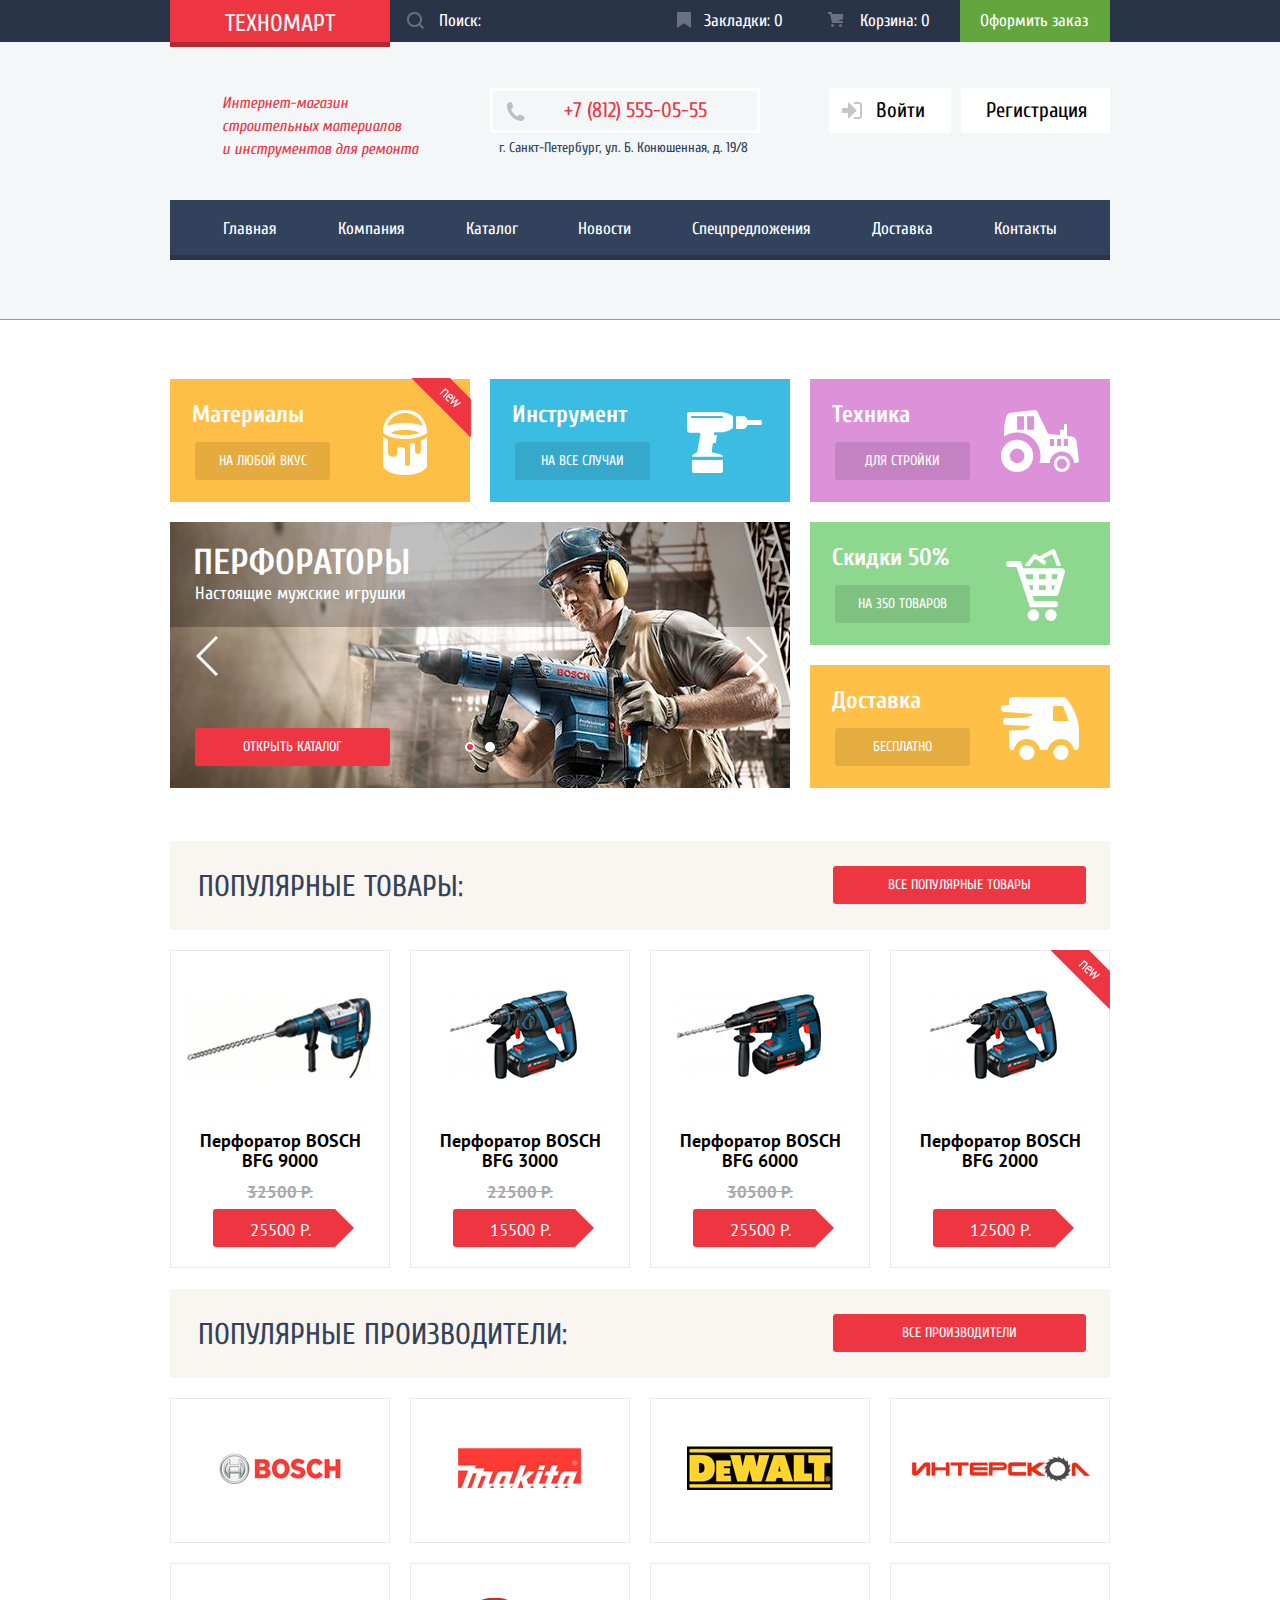
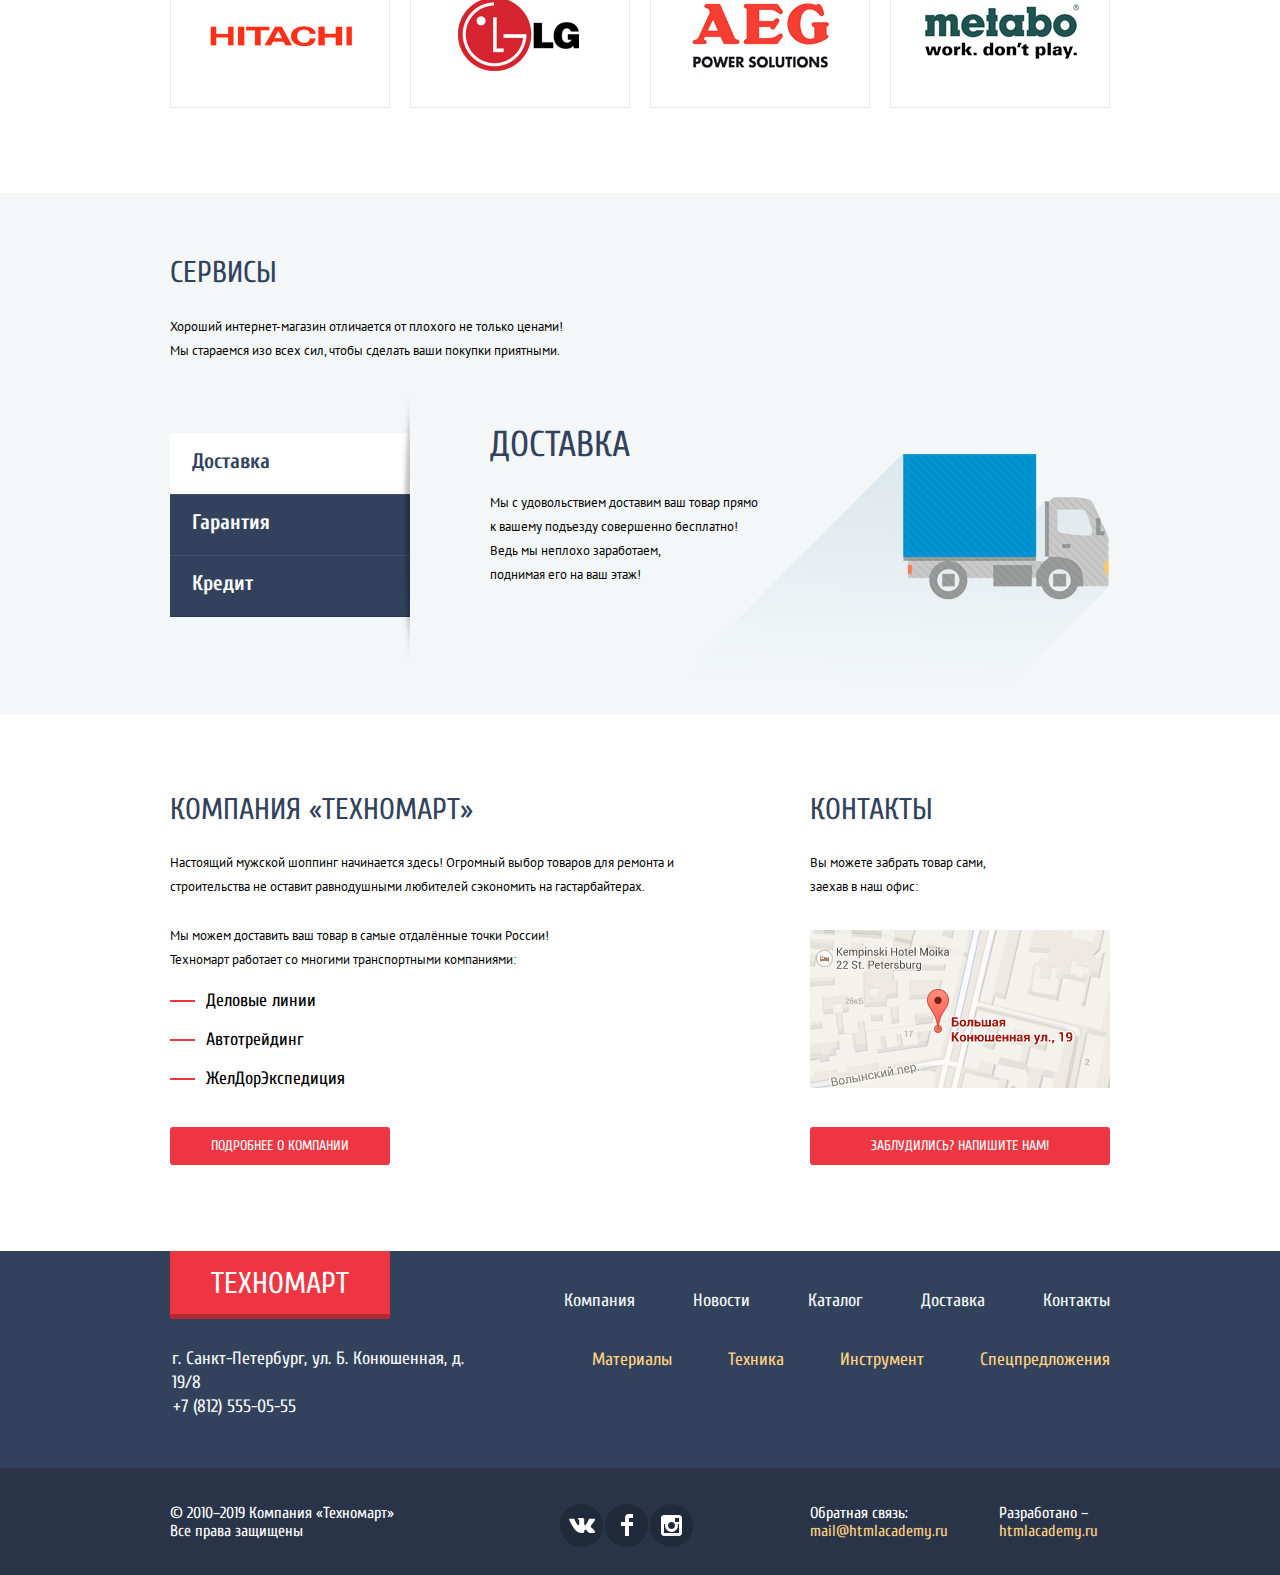
<file: index.html>
<!DOCTYPE html>
<html lang="ru">
  <head>
    <meta charset="utf-8">
    <meta name="viewport" content="width=device-width, initial-scale=1.0">
    <title>Техномарт</title>
    <link href="https://fonts.googleapis.com/css?family=Cuprum:400,400i,700,700i%7CPT+Sans:400,700&amp;subset=cyrillic" rel="stylesheet">
    <link href="css/normalize.css" rel="stylesheet">
    <link href="css/style-min.css" rel="stylesheet">
    
  </head>
  <body>
    <header class="main-header">
      <div class="header-top">
        <div class="container header-top-wrapper">
          <a class="logo-header">Техномарт</a>
          <form class="form-search" action="#" method="post">
            <input type="search" name="search" id="search" placeholder="Поиск:">
            <label class="search-label" for="search"></label>
          </form>
          <a class="bookmarks" href="#">Закладки: 0</a>
          <a class="cart" href="#">Корзина: 0</a>
          <a class="order" href="#">Оформить заказ</a>
        </div>
      </div>

      <div class="container">
        <div class="header-center">
          <h1 class="title-description">Интернет-магазин строительных материалов и&nbsp;инструментов для ремонта</h1>
          <div class="header-contacts">
            <a class="phone-number" href="tel:+78125550555">+7 (812) 555-05-55</a>
            <p class="address">г. Санкт-Петербург, ул. Б. Конюшенная, д. 19/8</p>
          </div>
          <ul class="user-info">
            <li><a class="login" href="#">Войти</a></li>
            <li><a class="registration" href="#">Регистрация</a></li>
          </ul>
        </div>

        <nav class="navigation">
          <ul class="site-navigation">
            <li><a href="index.html">Главная</a></li>
            <li><a href="#">Компания</a></li>
            <li><a href="catalog.html">Каталог</a></li>
            <li><a href="#">Новости</a></li>
            <li><a href="#">Спецпредложения</a></li>
            <li><a href="#">Доставка</a></li>
            <li><a href="#">Контакты</a></li>
          </ul>
        </nav>
      </div>
    </header>

    <main>
      <div class="container">
        <section class="promo">
          <div class="promo-top">
            <div class="promo-block promo-block-materials flag flag-new">
              <p class="promo-block-title">Материалы</p>
              <a class="promo-btn" href="#">На любой вкус</a>
            </div>
            <div class="promo-block promo-block-tools">
              <p class="promo-block-title">Инструмент</p>
              <a class="promo-btn" href="#">На все случаи</a>
            </div>
            <div class="promo-block promo-block-technics">
              <p class="promo-block-title">Техника</p>
              <a class="promo-btn" href="#">Для стройки</a>
            </div>
          </div>

          <div class="promo-bottom">
            <div class="promo-slider">
              <input type="radio" id="promo-btn-1" name="toggle-1" checked>
              <input type="radio" id="promo-btn-2" name="toggle-1">
              <label for="promo-btn-1" class="slider-left-btn"></label>
              <label for="promo-btn-2" class="slider-right-btn"></label>
              <div class="slider-controls">
                <label for="promo-btn-1"></label>
                <label for="promo-btn-2"></label>
              </div>
              <div class="promo-slider-inner">
                <div class="promo-slide-first">
                  <p class="promo-slider-title">Перфораторы</p>
                  <span class="promo-slider-description">Настоящие мужские игрушки</span>
                  <a class="btn promo-slider-btn" href="catalog.html">Открыть каталог</a>
                </div>
                <div class="promo-slide-second">
                  <p class="promo-slider-title">Дрели</p>
                  <span class="promo-slider-description">Соседям на радость!</span>
                  <a class="btn promo-slider-btn" href="catalog.html">Открыть каталог</a>
                </div>  
              </div>
            </div>
            <div class="promo-left">
              <div class="promo-block promo-block-discounts">
                <p class="promo-block-title">Скидки 50%</p>
                <a class="promo-btn" href="#">На 350 товаров</a>
              </div> 
              <div class="promo-block promo-block-delivery">
                <p class="promo-block-title">Доставка</p>
                <a class="promo-btn" href="#">Бесплатно</a>
              </div>
            </div>
          </div>
        </section>

        <section class="popular-goods">
          <div class="popular">
            <h2 class="title-second">Популярные товары:</h2>
            <a class="btn popular-btn" href="#">Все популярные товары</a>
          </div>

          <div class="products-list">
            <article class="product">
              <div class="product-image">
                <img src="img/bfg-9000.png" width="218" height="170" alt="Перфоратор BOSCH BFG 9000">
              </div>
              <h3 class="product-title">Перфоратор BOSCH BFG 9000</h3>
              <span class="product-old-price">32500 Р.</span>
              <a class="product-btn" href="#">25500 Р.</a>
              <div class="product-overlay">
                <a class="product-buy cart-link" href="purchase.html">Купить</a>
                <a class="product-bookmark" href="#">В закладки</a>
              </div>
            </article>

            <article class="product">
              <div class="product-image">
                <img src="img/bfg-3000.png" width="218" height="170" alt="Перфоратор BOSCH BFG 3000">
              </div>
              <h3 class="product-title">Перфоратор BOSCH BFG 3000</h3>
              <span class="product-old-price">22500 Р.</span>
              <a class="product-btn" href="#">15500 Р.</a>
              <div class="product-overlay">
                <a class="product-buy cart-link" href="purchase.html">Купить</a>
                <a class="product-bookmark" href="#">В закладки</a>
              </div>
            </article>

            <article class="product">
              <div class="product-image">
                <img src="img/bfg-6000.png" width="218" height="170" alt="Перфоратор BOSCH BFG 6000">
              </div>
              <h3 class="product-title">Перфоратор BOSCH BFG 6000</h3>
              <span class="product-old-price">30500 Р.</span>
              <a class="product-btn" href="#">25500 Р.</a>
              <div class="product-overlay">
                <a class="product-buy cart-link" href="purchase.html">Купить</a>
                <a class="product-bookmark" href="#">В закладки</a>
              </div>
            </article>

            <article class="product flag flag-new">
              <div class="product-image">
                <img src="img/bfg-2000.png" width="218" height="170" alt="Перфоратор BOSCH BFG 2000">
              </div>
              <h3 class="product-title">Перфоратор BOSCH BFG 2000</h3>
              <a class="product-btn no-discount" href="#">12500 Р.</a>
              <div class="product-overlay">
                <a class="product-buy cart-link" href="purchase.html">Купить</a>
                <a class="product-bookmark" href="#">В закладки</a>
              </div>
            </article>
          </div>
        </section>

        <section class="popular-producers">
          <div class="popular">
            <h2 class="title-second">Популярные производители:</h2>
            <a class="btn popular-btn" href="#">Все производители</a>
          </div>
          <article class="producers">
            <a class="producers-img" href="#"><img src="img/bosch.png" width="220" height="145" alt="BOSCH"></a>
            <a class="producers-img" href="#"><img src="img/makita.png" width="220" height="145" alt="Makita"></a>
            <a class="producers-img" href="#"><img src="img/dewalt.png" width="220" height="145" alt="DeWalt"></a>
            <a class="producers-img" href="#"><img src="img/interskol.png" width="220" height="145" alt="Интерскол"></a>
            <a class="producers-img" href="#"><img src="img/hitachi.png" width="220" height="145" alt="Hitachi"></a>
            <a class="producers-img" href="#"><img src="img/lg.png" width="220" height="145" alt="LG"></a>
            <a class="producers-img" href="#"><img src="img/aeg.png" width="220" height="145" alt="AEG"></a>
            <a class="producers-img" href="#"><img src="img/metabo.png" width="220" height="145" alt="Metabo"></a>
          </article>
        </section>
      </div>  

      <section class="service">
        <div class="container">
          <h2 class="title-second">Сервисы</h2>
          <p class="service-description">Хороший интернет-магазин отличается от плохого не только ценами! Мы стараемся изо всех сил, чтобы сделать ваши покупки приятными.</p>
          <div class="service-slider">
            <div class="service-slider-menu">
              <input type="radio" id="service-btn-1" name="toggle-3" checked>
              <input type="radio" id="service-btn-2" name="toggle-3">
              <input type="radio" id="service-btn-3" name="toggle-3">
              <div class="radio-label">
                <label for="service-btn-1">Доставка</label>
                <label for="service-btn-2">Гарантия</label>
                <label for="service-btn-3">Кредит</label>
              </div>
              <div class="service-sliders-content">
                <div class="sliders-content-delivery">
                  <p class="service-sliders-title">Доставка</p>
                  <p class="slider-delivery">Мы с удовольствием доставим ваш товар прямо<br>
                  к вашему подъезду совершенно бесплатно!
                  Ведь мы неплохо заработаем,<br>
                  поднимая его на ваш этаж!</p>
                </div>
                <div class="sliders-content-guarantee">
                  <p class="service-sliders-title">Гарантия</p>
                  <p class="service-guarantee">Если купленный у нас товар поломается или заискрит,<br>
                  а также в случае пожара, спровоцированного его возгоранием, вы всегда можете быть уверены в нашей гарантии. Мы обменяем
                  сгоревший товар на новый.<br>
                  Дом уж восстановите как-нибудь сами.</p>
                </div>
                <div class="sliders-content-credit">
                  <p class="service-sliders-title">Кредит</p>
                  <p class="service-credit">Залезть в долговую яму стало проще!<br>
                  Кредитные консультанты придут вам на помощь.</p>
                  <a class="btn service-slider-btn" href="#">Отправить заявку</a>
                </div>
              </div>
            </div>  
          </div>
        </div>  
      </section>

      <div class="container"> 
        <div class="company-contacts">
          <section class="about-us">
            <h2 class="title-second">Компания «ТЕХНОМАРТ»</h2>
            <p class="company-contacts-description-1">Настоящий мужской шоппинг начинается здесь! Огромный выбор товаров для ремонта и строительства не оставит равнодушными любителей сэкономить на гастарбайтерах.</p>
            <p class="company-contacts-description-2">Мы можем доставить ваш товар в самые отдалённые точки России!</p>
            <p class="company-contacts-description-2">Техномарт работает со многими транспортными компаниями:</p>
            <ul class="delivery-companies">
              <li>Деловые линии</li>
              <li>Автотрейдинг</li>
              <li>ЖелДорЭкспедиция</li>
            </ul>
            <a class="btn about-us-btn" href="#">Подробнее о компании</a>
          </section>

          <section class="contacts">
            <h2 class="title-second">Контакты</h2>
            <p class="company-contacts-description-3">Вы можете забрать товар сами, заехав в наш офис:</p>
            <div class="map-img">
              <a class="map button-map" href="img/map-big.png" target="blank">
                <img src="img/map.png" width="300" height="158" alt="Офис компании по адресу г. Санкт-Петербург, ул. Б.Конюшенная, д. 19/8">
              </a>
            </div>
            <a href="writeus.html" class="btn contacts-btn">Заблудились? Напишите нам!</a>
          </section>
        </div>
      </div>   
    </main>

    <footer class="main-footer">
      <div class="footer-top">
        <div class="container footer-wrapper">
          <div class="footer-contact-left">
            <a class="logo-footer" href="index.html">Техномарт</a>
            <p class="address-footer">г. Санкт-Петербург, ул. Б. Конюшенная, д. 19/8</p>
            <a class="phone-footer" href="tel:+78125550555">+7 (812) 555-05-55</a>
          </div>
          <div class="footer-contact-right">
            <div class="footer-contact-top"> 
              <ul class="footer-site-navigation">
                <li><a href="#">Компания</a></li>
                <li><a href="#">Новости</a></li>
                <li><a href="catalog.html">Каталог</a></li>
                <li><a href="#">Доставка</a></li>
                <li><a href="#">Контакты</a></li>
              </ul>
            </div>
            <div class="footer-contact-bottom">
              <ul class="footer-site-navigation">
                <li><a class="yellow-text" href="#">Материалы</a></li>
                <li><a class="yellow-text" href="#">Техника</a></li>
                <li><a class="yellow-text" href="#">Инструмент</a></li>
                <li><a class="yellow-text" href="#">Спецпредложения</a></li>
              </ul>
            </div>
          </div>
        </div>
      </div> 

      <div class="footer-bottom">
        <div class="container footer-wrapper">
          <p class="footer-contacts copyright">&copy; 2010–2019 Компания «Техномарт» Все права защищены</p>
          <div class="footer-social">
            <ul>
              <li>
                <a class="social-btn" href="#">
                  <span class="visually-hidden">«Техномарт» Вконтакте</span>
                  <svg xmlns="http://www.w3.org/2000/svg" width="26" height="15" viewBox="0 0 26 15">
                    <path fill="#FFF" d="M16.138 11.51c.956-.309 2.18 2.04 3.483 2.939.978.681 1.727.534 1.727.534l3.473-.05s1.815-.112.957-1.554c-.071-.12-.503-1.069-2.585-3.022-2.177-2.043-1.882-1.712.739-5.244 1.597-2.153 2.236-3.468 2.036-4.028-.192-.539-1.365-.399-1.365-.399L20.69.713c-.381.001-.704.119-.851.515-.003.004-.621 1.666-1.445 3.079-1.741 2.989-2.436 3.148-2.724 2.961-.661-.433-.494-1.737-.494-2.664 0-2.897.432-4.105-.846-4.417-.427-.104-.739-.172-1.828-.182-1.392-.021-2.574 0-3.244.329-.445.223-.786.712-.579.74.26.035.843.16 1.155.586.401.552.389 1.789.389 1.789s.229 3.411-.54 3.834c-.528.29-1.25-.302-2.803-3.016-.793-1.388-1.392-2.922-1.392-2.922s-.116-.285-.326-.441c-.25-.185-.6-.244-.6-.244L.848.684S.29.7.085.946c-.182.218-.015.668-.015.668s2.909 6.881 6.203 10.347c3.02 3.182 6.452 2.971 6.452 2.971h1.555s.469-.054.709-.312c.224-.24.214-.691.214-.691s-.031-2.109.935-2.419z"/>
                  </svg>
                </a>
              </li>
              <li>
                <a class="social-btn" href="#">
                  <span class="visually-hidden">«Техномарт» в Фейсбук</span>
                  <svg xmlns="http://www.w3.org/2000/svg" width="12" height="22" viewBox="0 0 12 22">
                    <path fill="#FFF" d="M12 4V0H8a4 4 0 0 0-4 4v4H0v4h4v10h4V12h4V8H8V4h4z"/>
                  </svg>
                </a>
              </li>
              <li>
                <a class="social-btn" href="#">
                  <span class="visually-hidden">«Техномарт» в Инстаграм</span>
                  <svg xmlns="http://www.w3.org/2000/svg" width="21" height="21" viewBox="0 0 21 21">
                    <path fill="#FFF" d="M18 0H3C1.35 0 0 1.35 0 3v15c0 1.65 1.35 3 3 3h15c1.65 0 3-1.35 3-3V3c0-1.65-1.35-3-3-3zm-7.5 7c1.93 0 3.5 1.57 3.5 3.5S12.43 14 10.5 14 7 12.43 7 10.5 8.57 7 10.5 7zM18 18H3V9h1.181A6.504 6.504 0 0 0 4 10.5a6.5 6.5 0 1 0 13 0 6.45 6.45 0 0 0-.181-1.5H18v9zm0-11h-4V3h4v4z"/>
                  </svg>
                </a>
              </li>
            </ul>
          </div>
          <p class="footer-contacts mailto">Обратная связь:
            <a class="yellow-text" href="mailto:mail@htmlacademy.ru">mail@htmlacademy.ru</a>
          </p>
          <p class="footer-contacts feedback">Разработано –
            <a class="yellow-text" href="https://htmlacademy.ru/intensive/htmlcss">htmlacademy.ru</a>
          </p>
        </div>
      </div>
    </footer>

    <section class="modal modal-map">
      <h2 class="visually-hidden title-second">Как нас найти</h2>
      <iframe src="https://www.google.com/maps/embed?pb=!1m18!1m12!1m3!1d1998.6036253002912!2d30.320858715826557!3d59.938719169054494!2m3!1f0!2f0!3f0!3m2!1i1024!2i768!4f13.1!3m3!1m2!1s0x4696310fca145cc1%3A0x42b32648d8238007!2z0JHQvtC70YzRiNCw0Y8g0JrQvtC90Y7RiNC10L3QvdCw0Y8g0YPQuy4sIDE5LzgsINCh0LDQvdC60YIt0J_QtdGC0LXRgNCx0YPRgNCzLCAxOTExODY!5e0!3m2!1sru!2sru!4v1550844353752" width="943" height="449" style="border:0" allowfullscreen></iframe>
      <button class="modal-close" type="button">Закрыть</button>
    </section>

    <section class="modal modal-write-us">
      <h2 class="visually-hidden title-second">Форма обратной связи</h2>
      <form class="write" action="#" method="post">
        <div class="message">
          <div class="write-us-top">
            <div class="write-us-name">
              <label for="your-name">Ваше имя:</label>
              <input type="text" id="your-name" name="name-surname" placeholder="Имя Фамилия">
            </div>
            <div class="write-us-mail"> 
              <label for="your-email">Ваш e-mail:</label>
              <input type="email" id="your-email" name="e-mail" placeholder="email@example.com">
            </div>
          </div>  
          <div class="write-us-bottom"> 
            <label for="your-message">Текст письма:</label>
            <textarea class="your-text" id="your-message" placeholder="В свободной форме"></textarea>
          </div>
        </div>
        <div class="send-btn">
          <button class="btn write-us-btn" type="submit" value="Отправить">Отправить</button>
        </div>  
        <button class="modal-close" type="button">Закрыть</button>
      </form>
    </section>

    <section class="modal modal-cart">
      <h2 class="visually-hidden title-second">Добавление товаров в корзину</h2>
      <p class="modal-cart-description">Товар добавлен в корзину!</p>
      <div class="modal-cart-btn">
        <a class="btn cart-order-btn" href="#">Оформить заказ</a>
        <a class="btn cart-buy-btn" href="#">Продолжить покупки</a>
      </div>
      <button class="modal-close" type="button">Закрыть</button>
    </section>
    <script src="js/script-min.js"></script>
  </body>
</html>
</file>
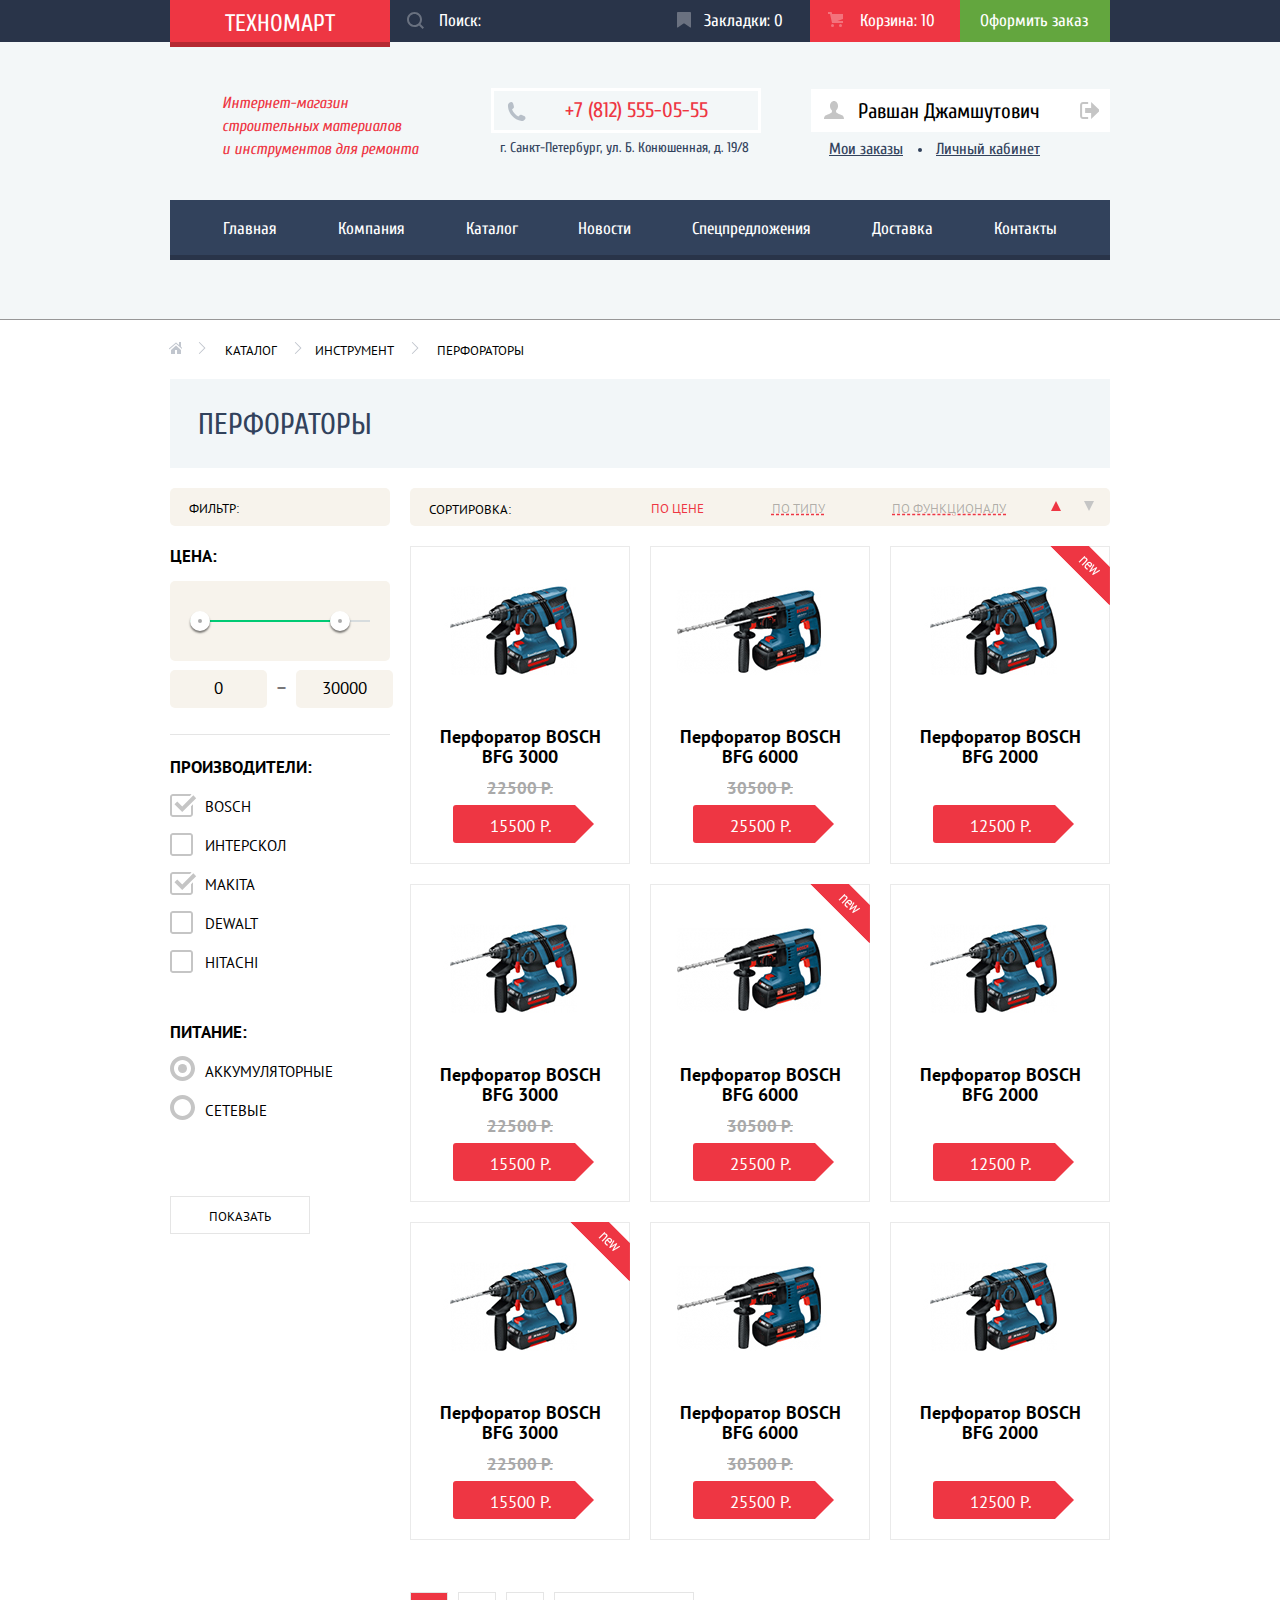
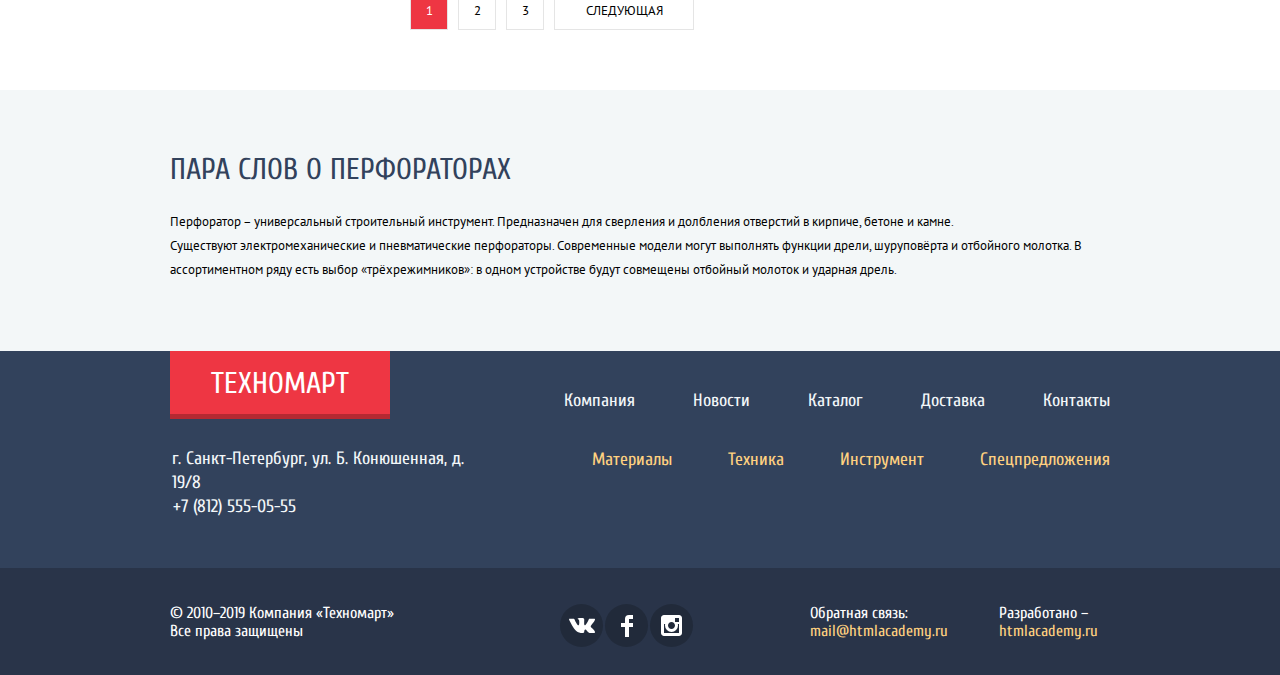
<file: catalog.html>
<!DOCTYPE html>
<html lang="ru">
  <head>
    <meta charset="utf-8">
    <meta name="viewport" content="width=device-width, initial-scale=1.0">
    <title>Каталог</title>
    <link href="https://fonts.googleapis.com/css?family=Cuprum:400,400i,700,700i%7CPT+Sans:400,700&amp;subset=cyrillic" rel="stylesheet">
    <link href="css/normalize.css" rel="stylesheet">
    <link href="css/style-min.css" rel="stylesheet">
  </head>
  <body>
    <header class="main-header">
      <div class="header-top">
        <div class="container header-top-wrapper">
          <a class="logo-header" href="index.html">Техномарт</a>
          <form class="form-search" action="#" method="post">
            <input type="search" name="search" id="search" placeholder="Поиск:">
            <label class="search-label" for="search"></label>
          </form>
          <a class="bookmarks" href="#">Закладки: 0</a>
          <a class="cart catalog-cart" href="#">Корзина: 10</a>
          <a class="order" href="#">Оформить заказ</a>
        </div>
      </div>
    
      <div class="container">
        <div class="header-center">
          <h1 class="title-description">Интернет-магазин строительных материалов и&nbsp;инструментов для ремонта</h1>
          <div class="header-contacts">
            <a class="phone-number" href="tel:+78125550555">+7 (812) 555-05-55</a>
            <p class="address">г. Санкт-Петербург, ул. Б. Конюшенная, д. 19/8</p>
          </div>
          <div class="user-corner">
            <a class="my-account" href="#">Равшан Джамшутович</a>
            <a class="logout" href="#"></a>
            <div class="profile">
              <a class="orders" href="#">Мои заказы</a>
              <a class="my-profile" href="#">Личный кабинет</a>
            </div>
        </div>
        </div>
    
        <nav class="navigation">
          <ul class="site-navigation">
            <li><a href="index.html">Главная</a></li>
            <li><a href="#">Компания</a></li>
            <li><a href="catalog.html">Каталог</a></li>
            <li><a href="#">Новости</a></li>
            <li><a href="#">Спецпредложения</a></li>
            <li><a href="#">Доставка</a></li>
            <li><a href="#">Контакты</a></li>
          </ul>
        </nav>
      </div>
    </header>

    <main>
      <div class="container">
        <div class="breadcrumbs">
          <a class="main-page" href="index.html"></a>
          <a class="catalog-page" href="catalog.html">Каталог</a>
          <a class="tool-page" href="#">Инструмент</a>
          <span class="current-page">Перфораторы</span>
        </div>

        <div class="perforators-background">
          <h2 class="title-second">Перфораторы</h2>
        </div>  
        <section class="catalog">
          <div class="catalog-sidebar">
            <p class="sidebar-title">Фильтр:</p>
            <h2 class="visually-hidden title-second">Фильтр товаров</h2>
            <form class="catalog-filter" action="#" method="post">
              <section class="cost-range">
                <p class="filter-title">Цена:</p>
                <div class="cost-range-block">
                  <div class="cost-value">
                    <div class="line-long"></div>
                    <div class="line-short"></div>
                    <div class="circle value-left"></div>
                    <div class="circle value-right"></div>
                  </div>
                  <div class="numbers">
                    <input class="number-min" type="number" name="number" id="min-value" placeholder="0">
                    <label for="min-value"></label>
                    <span>—</span>
                    <input class="number-max" type="number" name="number" id="max-value" placeholder="30000">
                    <label for="max-value"></label>
                  </div>
                </div>
              </section>

              <fieldset class="filter-producers">
                <legend class="filter-title">Производители:</legend>
                <ul>
                  <li class="filter-producers-option">
                    <label>
                      <input class="visually-hidden filter-input-checkbox" type="checkbox" name="option-1" id="filter-bosch" value="BOSCH" checked>
                      <span class="check-box"></span>
                      BOSCH
                    </label>
                  </li>
                  <li class="filter-producers-option">
                    <label>
                      <input class="visually-hidden filter-input-checkbox" type="checkbox" name="option-2" id="filter-interskol" value="Интерскол">
                      <span class="check-box"></span>
                      Интерскол
                    </label>
                  </li>
                  <li class="filter-producers-option">
                    <label>
                      <input class="visually-hidden filter-input-checkbox" type="checkbox" name="option-3" id="filter-makita" value="Makita" checked>
                      <span class="check-box"></span>
                      Makita
                    </label>
                  </li>
                  <li class="filter-producers-option">
                    <label>
                      <input class="visually-hidden filter-input-checkbox" type="checkbox" name="option-4" id="filter-dewalt" value="DeWalt">
                      <span class="check-box"></span>
                      DeWalt
                    </label>
                  </li>
                  <li class="filter-producers-option">
                    <label for="filter-hitachi">
                      <input class="visually-hidden filter-input-checkbox" type="checkbox" name="option-5" id="filter-hitachi" value="Hitachi">
                      <span class="check-box"></span>
                      Hitachi
                    </label>
                  </li>
                </ul>
              </fieldset>

              <fieldset class="filter-power">
                <legend class="filter-title">Питание:</legend>
                <ul>
                  <li class="filter-power-option">
                    <label>
                      <input class="visually-hidden filter-input-radio" type="radio" name="option-6" id="filter-battery" value="battery" checked>
                      <span class="radio-box"></span>
                      Аккумуляторные
                    </label>
                  </li>
                  <li class="filter-power-option">
                    <label>
                      <input class="visually-hidden filter-input-radio" type="radio" name="option-6" id="filter-mains" value="mains">
                      <span class="radio-box"></span>
                      Сетевые
                    </label>
                  </li>
                </ul>
              </fieldset>
              <button type="submit" class="filter-show-bnt">Показать</button>
            </form>
          </div>

          <div class="catalog-content">
            <div class="catalog-sorting">
              <p class="sorting">Сортировка:</p>
              <h2 class="visually-hidden title-second">Сортировка товаров</h2>
              <div class="sorting-links">
                <a class="sorting-link active" href="#">По цене</a>
                <a class="sorting-link" href="#">По типу</a>
                <a class="sorting-link" href="#">По функционалу</a>
              </div>
              <div class="up-down">
                <a class="up" href="#"></a>
                <a class="down" href="#"></a>
              </div>
            </div>

            <div class="catalog-products-list">
              <article class="product">
                <div class="product-image">
                  <img src="img/bfg-3000.png" width="218" height="170" alt="Перфоратор BOSCH BFG 3000">
                </div>
                <h3 class="product-title">Перфоратор BOSCH BFG 3000</h3>
                <span class="product-old-price">22500 Р.</span>
                <a class="product-btn" href="#">15500 Р.</a>
                <div class="product-overlay">
                  <a class="product-buy cart-link" href="purchase.html">Купить</a>
                  <a class="product-bookmark" href="#">В закладки</a>
                </div>
              </article>

              <article class="product">
                <div class="product-image">
                  <img src="img/bfg-6000.png" width="218" height="170" alt="Перфоратор BOSCH BFG 6000">
                </div>
                <h3 class="product-title">Перфоратор BOSCH BFG 6000</h3>
                <span class="product-old-price">30500 Р.</span>
                <a class="product-btn" href="#">25500 Р.</a>
                <div class="product-overlay">
                  <a class="product-buy cart-link" href="purchase.html">Купить</a>
                  <a class="product-bookmark" href="#">В закладки</a>
                </div>
              </article>

              <article class="product flag flag-new">
                <div class="product-image">
                  <img src="img/bfg-2000.png" width="218" height="170" alt="Перфоратор BOSCH BFG 2000">
                </div>
                <h3 class="product-title">Перфоратор BOSCH BFG 2000</h3>
                <a class="product-btn no-discount" href="#">12500 Р.</a>
                <div class="product-overlay">
                  <a class="product-buy cart-link" href="purchase.html">Купить</a>
                  <a class="product-bookmark" href="#">В закладки</a>
                </div>
              </article>

              <article class="product">
                <div class="product-image">
                  <img src="img/bfg-3000.png" width="218" height="170" alt="Перфоратор BOSCH BFG 3000">
                </div>
                <h3 class="product-title">Перфоратор BOSCH BFG 3000</h3>
                <span class="product-old-price">22500 Р.</span>
                <a class="product-btn" href="#">15500 Р.</a>
                <div class="product-overlay">
                  <a class="product-buy cart-link" href="purchase.html">Купить</a>
                  <a class="product-bookmark" href="#">В закладки</a>
                </div>
              </article>

              <article class="product flag flag-new">
                <div class="product-image">
                  <img src="img/bfg-6000.png" width="218" height="170" alt="Перфоратор BOSCH BFG 6000">
                </div>
                <h3 class="product-title">Перфоратор BOSCH BFG 6000</h3>
                <span class="product-old-price">30500 Р.</span>
                <a class="product-btn" href="#">25500 Р.</a>
                <div class="product-overlay">
                  <a class="product-buy cart-link" href="purchase.html">Купить</a>
                  <a class="product-bookmark" href="#">В закладки</a>
                </div>
              </article>

              <article class="product">
                <div class="product-image">
                  <img src="img/bfg-2000.png" width="218" height="170" alt="Перфоратор BOSCH BFG 2000">
                </div>
                <h3 class="product-title">Перфоратор BOSCH BFG 2000</h3>
                <a class="product-btn no-discount" href="#">12500 Р.</a>
                <div class="product-overlay">
                  <a class="product-buy cart-link" href="purchase.html">Купить</a>
                  <a class="product-bookmark" href="#">В закладки</a>
                </div>
              </article>

              <article class="product flag flag-new">
                <div class="product-image">
                  <img src="img/bfg-3000.png" width="218" height="170" alt="Перфоратор BOSCH BFG 3000">
                </div>
                <h3 class="product-title">Перфоратор BOSCH BFG 3000</h3>
                <span class="product-old-price">22500 Р.</span>
                <a class="product-btn" href="#">15500 Р.</a>
                <div class="product-overlay">
                  <a class="product-buy cart-link" href="purchase.html">Купить</a>
                  <a class="product-bookmark" href="#">В закладки</a>
                </div>
              </article>

              <article class="product">
                <div class="product-image">
                  <img src="img/bfg-6000.png" width="218" height="170" alt="Перфоратор BOSCH BFG 6000">
                </div>
                <h3 class="product-title">Перфоратор BOSCH BFG 6000</h3>
                <span class="product-old-price">30500 Р.</span>
                <a class="product-btn" href="#">25500 Р.</a>
                <div class="product-overlay">
                  <a class="product-buy cart-link" href="purchase.html">Купить</a>
                  <a class="product-bookmark" href="#">В закладки</a>
                </div>
              </article>

              <article class="product">
                <div class="product-image">
                  <img src="img/bfg-2000.png" width="218" height="170" alt="Перфоратор BOSCH BFG 2000">
                </div>
                <h3 class="product-title">Перфоратор BOSCH BFG 2000</h3>
                <a class="product-btn no-discount" href="#">12500 Р.</a>
                <div class="product-overlay">
                  <a class="product-buy cart-link" href="purchase.html">Купить</a>
                  <a class="product-bookmark" href="#">В закладки</a>
                </div>
              </article>
            </div>

            <div class="pagination">
              <a class="pagination-link active" href="#">1</a>
              <a class="pagination-link" href="#">2</a>
              <a class="pagination-link" href="#">3</a>
              <a class="pagination-link next" href="#">Следующая</a>
            </div>
          </div>
        </section>
      </div>  
      
      <section class="catalog-about-us">
        <div class="container">
          <h2 class="title-second">Пара слов о перфораторах</h2>
          <p class="company-contacts-description">Перфоратор – универсальный строительный инструмент. Предназначен для сверления и долбления отверстий в кирпиче, бетоне и камне.<br> 
          Существуют электромеханические и пневматические перфораторы. Современные модели могут выполнять функции дрели, шуруповёрта и отбойного молотка. В ассортиментном ряду есть выбор «трёхрежимников»: в одном устройстве будут совмещены отбойный молоток и ударная дрель.</p>   
        </div>
      </section>
    </main>

    <footer class="main-footer">
      <div class="footer-top">
        <div class="container footer-wrapper">
          <div class="footer-contact-left">
            <a class="logo-footer" href="index.html">Техномарт</a>
            <p class="address-footer">г. Санкт-Петербург, ул. Б. Конюшенная, д. 19/8</p>
            <a class="phone-footer" href="tel:+78125550555">+7 (812) 555-05-55</a>
          </div>
          <div class="footer-contact-right">
            <div class="footer-contact-top"> 
              <ul class="footer-site-navigation">
                <li><a href="#">Компания</a></li>
                <li><a href="#">Новости</a></li>
                <li><a href="catalog.html">Каталог</a></li>
                <li><a href="#">Доставка</a></li>
                <li><a href="#">Контакты</a></li>
              </ul>
            </div>  
            <div class="footer-contact-bottom">
              <ul class="footer-site-navigation">
                <li><a class="yellow-text" href="#">Материалы</a></li>
                <li><a class="yellow-text" href="#">Техника</a></li>
                <li><a class="yellow-text" href="#">Инструмент</a></li>
                <li><a class="yellow-text" href="#">Спецпредложения</a></li>
              </ul>
            </div> 
          </div>    
        </div>
      </div> 
  
      <div class="footer-bottom">
        <div class="container footer-wrapper">
          <p class="footer-contacts copyright">&copy; 2010–2019 Компания «Техномарт» Все права защищены</p>
          <div class="footer-social">
            <ul>
              <li>
                <a class="social-btn" href="#">
                  <span class="visually-hidden">«Техномарт» Вконтакте</span>
                  <svg xmlns="http://www.w3.org/2000/svg" width="26" height="15" viewBox="0 0 26 15">
                    <path fill="#FFF" d="M16.138 11.51c.956-.309 2.18 2.04 3.483 2.939.978.681 1.727.534 1.727.534l3.473-.05s1.815-.112.957-1.554c-.071-.12-.503-1.069-2.585-3.022-2.177-2.043-1.882-1.712.739-5.244 1.597-2.153 2.236-3.468 2.036-4.028-.192-.539-1.365-.399-1.365-.399L20.69.713c-.381.001-.704.119-.851.515-.003.004-.621 1.666-1.445 3.079-1.741 2.989-2.436 3.148-2.724 2.961-.661-.433-.494-1.737-.494-2.664 0-2.897.432-4.105-.846-4.417-.427-.104-.739-.172-1.828-.182-1.392-.021-2.574 0-3.244.329-.445.223-.786.712-.579.74.26.035.843.16 1.155.586.401.552.389 1.789.389 1.789s.229 3.411-.54 3.834c-.528.29-1.25-.302-2.803-3.016-.793-1.388-1.392-2.922-1.392-2.922s-.116-.285-.326-.441c-.25-.185-.6-.244-.6-.244L.848.684S.29.7.085.946c-.182.218-.015.668-.015.668s2.909 6.881 6.203 10.347c3.02 3.182 6.452 2.971 6.452 2.971h1.555s.469-.054.709-.312c.224-.24.214-.691.214-.691s-.031-2.109.935-2.419z"/>
                  </svg>
                </a>
              </li>
              <li>
                <a class="social-btn" href="#">
                  <span class="visually-hidden">«Техномарт» в Фейсбук</span>
                  <svg xmlns="http://www.w3.org/2000/svg" width="12" height="22" viewBox="0 0 12 22">
                    <path fill="#FFF" d="M12 4V0H8a4 4 0 0 0-4 4v4H0v4h4v10h4V12h4V8H8V4h4z"/>
                  </svg>
                </a>
              </li>
              <li>
                <a class="social-btn" href="#">
                  <span class="visually-hidden">«Техномарт» в Инстаграм</span>
                  <svg xmlns="http://www.w3.org/2000/svg" width="21" height="21" viewBox="0 0 21 21">
                    <path fill="#FFF" d="M18 0H3C1.35 0 0 1.35 0 3v15c0 1.65 1.35 3 3 3h15c1.65 0 3-1.35 3-3V3c0-1.65-1.35-3-3-3zm-7.5 7c1.93 0 3.5 1.57 3.5 3.5S12.43 14 10.5 14 7 12.43 7 10.5 8.57 7 10.5 7zM18 18H3V9h1.181A6.504 6.504 0 0 0 4 10.5a6.5 6.5 0 1 0 13 0 6.45 6.45 0 0 0-.181-1.5H18v9zm0-11h-4V3h4v4z"/>
                  </svg>
                </a>
              </li>
            </ul>
          </div>
          <p class="footer-contacts mailto">Обратная связь:
            <a class="yellow-text" href="mailto:mail@htmlacademy.ru">mail@htmlacademy.ru</a>
          </p>
          <p class="footer-contacts feedback">Разработано –
            <a class="yellow-text" href="https://htmlacademy.ru/intensive/htmlcss">htmlacademy.ru</a>
          </p>
        </div>
      </div>
    </footer>

    <section class="modal modal-cart">
      <h2 class="visually-hidden title-second">Добавление товаров в корзину</h2>
      <p class="modal-cart-description">Товар добавлен в корзину!</p>
      <div class="modal-cart-btn">
        <a class="btn cart-order-btn" href="#">Оформить заказ</a>
        <a class="btn cart-buy-btn" href="#">Продолжить покупки</a>
      </div>
      <button class="modal-close" type="button">Закрыть</button>
    </section>
    <script src="js/catalog-script-min.js"></script>
  </body>
</html>
</file>
<file: css/style-min.css>
html{-webkit-box-sizing:border-box;box-sizing:border-box}body{min-width:960px;margin:0;font-family:Cuprum,Arial,sans-serif;font-size:14px;line-height:24px;color:#000;background-color:#fff}a{text-decoration:none}img{max-width:100%;height:auto}.visually-hidden:not(:focus):not(:active),input[type=checkbox].visually-hidden,input[type=radio].visually-hidden{position:absolute;width:1px;height:1px;margin:-1px;padding:0;white-space:nowrap;border:0;-webkit-clip-path:inset(100%);clip-path:inset(100%);clip:rect(0 0 0 0);overflow:hidden}.btn{font-size:14px;line-height:18px;color:#fff;text-transform:uppercase;background-color:#ee3643;border-radius:3px}.btn:hover{background-color:#ca2c37}.btn:active{background-color:#ba2732}.main-header{padding-bottom:59px;background-color:#f3f7f8;border-bottom:1px solid #979797}.header-top{font-size:17px;line-height:18px;color:#fff;background-color:#293449}.header-top-wrapper{display:-webkit-box;display:-ms-flexbox;display:flex;-webkit-box-pack:justify;-ms-flex-pack:justify;justify-content:space-between}.container{width:940px;margin:0 auto;padding:0 10px}.logo-header{position:relative;margin:0;padding-top:12px;padding-right:55px;padding-bottom:0;padding-left:55px;font-size:24px;line-height:24px;color:#fff;text-transform:uppercase;text-align:center;background-color:#ee3643}.logo-header::after{content:"";position:absolute;bottom:-5px;left:0;width:100%;height:5px;background-color:#b52932}.logo-header:hover{background-color:#ca2c37}.logo-header::after:hover{background-color:#992129}.form-search input[type=search]{width:270px;padding-top:12px;padding-right:0;padding-bottom:12px;padding-left:49px;font-size:17px;line-height:18px;color:#000;background-color:#293449;background-image:url(../img/icon-search1.svg);background-repeat:no-repeat;background-position:17px 12px;border:none;cursor:pointer}.form-search input[type=search]:hover{background-color:#212a3a;background-image:url(../img/icon-search2.svg);background-repeat:no-repeat;background-position:17px 12px}.form-search input[type=search]:active{background-image:url(../img/icon-search3.svg);background-repeat:no-repeat;background-position:13px 10px}.form-search input[type=search]:focus{color:#000;background-color:#fff;background-image:url(../img/icon-search4.svg);background-repeat:no-repeat;background-position:17px 12px}.form-search input::-webkit-input-placeholder{font-family:Cuprum,Arial,sans-serif;font-size:17px;line-height:18px;color:#fff}.form-search input::-moz-placeholder{font-family:Cuprum,Arial,sans-serif;font-size:17px;line-height:18px;color:#fff}.form-search input:-moz-placeholder{font-family:Cuprum,Arial,sans-serif;font-size:17px;line-height:18px;color:#fff}.form-search input:-ms-input-placeholder{font-family:Cuprum,Arial,sans-serif;font-size:17px;line-height:18px;color:#fff}.header-top-wrapper a{display:block;margin:0;color:#fff}.bookmarks{position:relative;width:105px;padding-top:12px;padding-right:1px;padding-bottom:12px;padding-left:44px}.bookmarks::before{content:"";position:absolute;top:50%;left:17px;width:14px;height:16px;margin-top:-9px;background-image:url(../img/icon-bookmark.svg);background-repeat:no-repeat;background-position:0 0;opacity:.3}.cart{position:relative;width:100px;padding-top:12px;padding-right:0;padding-bottom:12px;padding-left:50px}.cart::before{content:"";position:absolute;top:50%;left:18px;width:15px;height:15px;margin-top:-9px;background-image:url(../img/icon-cart.svg);background-repeat:no-repeat;background-position:0 0;opacity:.3}.bookmarks:hover::before,.cart:hover::before{opacity:1}.bookmarks:hover,.cart:hover{background-color:#212a3a}.bookmarks:active::before,.cart:active::before{opacity:.5}.bookmarks:active,.cart:active{color:rgba(255,255,255,.6);background-color:#161d29}.bookmarks:focus::before,.cart:focus::before{opacity:.3}.bookmarks:focus,.cart:focus{color:#fff;background-color:#293449}.order{width:130px;padding-top:12px;padding-bottom:12px;padding-left:20px;background-color:#63a63e}.order:hover{background-color:#5fbb2d}.order:active{color:rgba(255,255,255,.5);background-color:#518534}.order:focus{background-color:#63a63e}.header-center{display:-webkit-box;display:-ms-flexbox;display:flex;-webkit-box-pack:justify;-ms-flex-pack:justify;justify-content:space-between;margin:0;padding:0;padding-top:47px}.title-description{width:198px;margin:0;padding:0;padding-top:3px;padding-left:52px;font-size:16px;line-height:23px;color:#ee3643;font-style:italic;font-weight:400}.header-contacts{margin-left:40px}.header-contacts .phone-number{position:relative;display:block;width:146px;margin:0;margin-bottom:3px;margin-top:-1px;padding-top:9px;padding-left:71px;padding-bottom:9px;padding-right:47px;font-size:21px;line-height:21px;color:#ee3643;border:3px solid #fff}.phone-number::before{content:"";position:absolute;top:50%;left:13px;width:19px;height:19px;margin-top:-9px;background-image:url(../img/icon-phone.svg);background-repeat:no-repeat;background-position:0 0}.header-contacts .address{margin:0;padding-right:9px;padding-left:9px;font-size:14px;line-height:24px;color:#32425c}.site-navigation,.user-info{list-style:none}.user-info{display:-webkit-box;display:-ms-flexbox;display:flex;-webkit-box-pack:end;-ms-flex-pack:end;justify-content:flex-end;margin-top:11px}.user-info a{font-size:21px;line-height:21px;color:#000}.user-info .login{position:relative;width:50px;margin-right:10px;padding-top:10px;padding-right:26px;padding-bottom:11px;padding-left:47px;background-color:#fff}.login::before{content:"";position:absolute;top:50%;left:13px;width:20px;height:17px;margin-top:-9px;background-image:url(../img/icon-login.svg);background-repeat:no-repeat;background-position:0 0}.user-info .registration{width:102px;padding-top:10px;padding-right:23px;padding-bottom:11px;padding-left:25px;background-color:#fff}.login:hover,.registration:hover{color:#ee3643}.login:hover::before{background-image:url(../img/icon-login-hover.svg);background-repeat:no-repeat;background-position:0 0}.login:active,.registration:active{color:rgba(0,0,0,.3)}.navigation{width:940px;margin:0;margin-top:39px;background-color:#32425c;border-bottom:5px solid #293449}.site-navigation{display:-webkit-box;display:-ms-flexbox;display:flex;-webkit-box-pack:justify;-ms-flex-pack:justify;justify-content:space-between;-ms-flex-wrap:wrap;flex-wrap:wrap;-webkit-box-align:center;-ms-flex-align:center;align-items:center;margin:0;padding-top:0;padding-right:23px;padding-bottom:0;padding-left:23px;list-style:none}.site-navigation a{display:block;padding-top:20px;padding-right:30px;padding-bottom:18px;padding-left:30px;font-size:17px;line-height:17px;color:#fff}.site-navigation a:hover{background-color:#293449}.site-navigation a:active{color:rgba(255,255,255,.5);background-color:#1d2739;-webkit-box-shadow:0 2px 4px 0 rgba(0,0,0,.5);box-shadow:0 2px 4px 0 rgba(0,0,0,.5)}.promo{margin-bottom:53px}.promo-block{width:300px}.promo-top{display:-webkit-box;display:-ms-flexbox;display:flex;-ms-flex-wrap:wrap;flex-wrap:wrap;-webkit-box-pack:justify;-ms-flex-pack:justify;justify-content:space-between;margin-top:59px;margin-bottom:20px}.promo-left{display:-webkit-box;display:-ms-flexbox;display:flex;-ms-flex-wrap:wrap;flex-wrap:wrap;-webkit-box-orient:vertical;-webkit-box-direction:normal;-ms-flex-direction:column;flex-direction:column;-webkit-box-pack:justify;-ms-flex-pack:justify;justify-content:space-between;margin-left:20px}.promo-bottom{display:-webkit-box;display:-ms-flexbox;display:flex}.promo-block-title{margin-top:21px;margin-right:0;margin-bottom:12px;margin-left:22px;font-size:24px;line-height:30px;color:#fff;font-weight:700}.promo-btn{display:-webkit-box;display:-ms-flexbox;display:flex;-webkit-box-pack:center;-ms-flex-pack:center;justify-content:center;width:135px;margin-bottom:22px;margin-left:25px;padding-top:10px;padding-bottom:10px;font-size:14px;line-height:18px;color:#fff;text-transform:uppercase;background-color:rgba(0,0,0,.1);border-radius:3px}.promo-btn:hover{background-color:rgba(0,0,0,.2)}.promo-btn:hover:active{background-color:rgba(0,0,0,.3)}.promo-block-materials{position:relative;background-color:#ffbf47;background-image:url(../img/icon-1.svg);background-repeat:no-repeat;background-position:213px 31px}.promo-block-tools{background-color:#3bbce3;background-image:url(../img/icon-2.svg);background-repeat:no-repeat;background-position:197px 33px}.promo-block-technics{background-color:#dc91d8;background-image:url(../img/icon-3.svg);background-repeat:no-repeat;background-position:191px 31px}.promo-block-discounts{background-color:#8ed78f;background-image:url(../img/icon-4.svg);background-repeat:no-repeat;background-position:196px 27px}.promo-block-delivery{background-color:#ffc047;background-image:url(../img/icon-5.svg);background-repeat:no-repeat;background-position:191px 32px}.promo-slider{position:relative}.promo-slide-first{width:620px;height:266px;background-color:#d4c2ae;background-image:url(../img/drill-1.jpg);background-repeat:no-repeat;background-position:0 0}.slider-left-btn{position:absolute;top:114px;left:26px;z-index:1;width:22px;height:40px;background-image:url(../img/icon-left.svg);background-repeat:no-repeat;background-position:0 0;cursor:pointer}.slider-right-btn{position:absolute;top:114px;right:22px;z-index:1;width:22px;height:40px;background-image:url(../img/icon-right.svg);background-repeat:no-repeat;background-position:0 0;cursor:pointer}.slider-left-btn:hover,.slider-right-btn:hover{-webkit-filter:contrast(50%);filter:contrast(50%)}.promo-slide-second{display:none;width:620px;height:266px;background-color:#d4c2ae;background-image:url(../img/drill-2.jpg);background-repeat:no-repeat;background-position:0 0}.promo-slider-title{margin:0;margin-bottom:1px;padding-top:23px;padding-left:23px;font-size:36px;line-height:36px;color:#fff;font-weight:700;text-transform:uppercase}.promo-slider-description{padding-left:25px;font-size:18px;line-height:24px;color:#fff}.promo-slider-btn{display:-webkit-box;display:-ms-flexbox;display:flex;-webkit-box-pack:center;-ms-flex-pack:center;justify-content:center;-webkit-box-align:center;-ms-flex-align:center;align-items:center;width:195px;margin-top:121px;margin-left:25px;padding-top:10px;padding-bottom:10px}.promo-slider input[type=radio]{display:none}.slider-controls{position:absolute;bottom:36px;left:295px;display:-webkit-box;display:-ms-flexbox;display:flex;-webkit-box-pack:justify;-ms-flex-pack:justify;justify-content:space-between;width:30px;height:10px}.slider-controls label{width:6px;height:6px;background-color:#fff;border:2px solid #fff;border-radius:50%;cursor:pointer}#promo-btn-2:checked~.promo-slider-inner .promo-slide-second{display:block}#promo-btn-2:checked~.promo-slider-inner .promo-slide-first{display:none}#promo-btn-1:checked~.slider-controls label[for=promo-btn-1],#promo-btn-2:checked~.slider-controls label[for=promo-btn-2]{background-color:#ee3643}.popular{display:-webkit-box;display:-ms-flexbox;display:flex;-webkit-box-pack:justify;-ms-flex-pack:justify;justify-content:space-between;-webkit-box-align:center;-ms-flex-align:center;align-items:center;margin:0;padding:0;padding-top:6px;padding-bottom:3px;background-color:#f9f5f0}.title-second{margin-left:28px;font-size:30px;line-height:30px;color:#32425c;text-transform:uppercase;font-weight:400}.popular-btn{display:-webkit-box;display:-ms-flexbox;display:flex;-webkit-box-pack:center;-ms-flex-pack:center;justify-content:center;-webkit-box-align:center;-ms-flex-align:center;align-items:center;width:253px;margin-right:24px;margin-bottom:4px;padding-top:10px;padding-bottom:10px}.products-list{display:-webkit-box;display:-ms-flexbox;display:flex;-ms-flex-wrap:wrap;flex-wrap:wrap;-webkit-box-pack:justify;-ms-flex-pack:justify;justify-content:space-between;margin:0;margin-top:20px;margin-bottom:21px;padding:0}.product{position:relative;width:218px;margin-right:20px;text-align:center;border:1px solid #eaeaea}.products-list .product:nth-child(4n){margin-right:0}.product-title{margin:0;margin-top:2px;margin-right:25px;margin-left:25px;font-family:"PT Sans",Arial,sans-serif;font-size:18px;line-height:20px;color:#000;font-weight:700}.product-old-price{display:block;margin-top:12px;font-family:"PT Sans",Arial,sans-serif;font-size:17px;line-height:18px;color:#a9a9a9;text-decoration:line-through;text-transform:uppercase;font-weight:700}.product-btn{position:relative;display:-webkit-box;display:-ms-flexbox;display:flex;-webkit-box-pack:center;-ms-flex-pack:center;justify-content:center;-webkit-box-align:center;-ms-flex-align:center;align-items:center;width:80px;margin-top:8px;margin-bottom:20px;margin-left:42px;padding-top:12px;padding-right:32px;padding-bottom:8px;padding-left:28px;font-family:"PT Sans",Arial,sans-serif;font-size:17px;line-height:18px;color:#fff;text-transform:uppercase;background-color:#ee3643;border-radius:3px}.product-btn:after{content:"";position:absolute;top:0;right:-20px;width:0;height:0;border:19px solid #fff;border-left-color:#ee3643}.no-discount{margin-top:38px}.flag-new::after{content:"";position:absolute;top:-1px;right:-1px;z-index:20;width:60px;height:60px;background-image:url(../img/new.png);background-repeat:no-repeat;background-position:0 0}.product-overlay{position:absolute;top:0;left:0;z-index:10;width:218px;height:88px;padding-top:40px;padding-right:0;padding-bottom:40px;padding-left:0;background-color:#fff}.product-bookmark,.product-buy{display:block;width:129px;margin:0 auto;margin-bottom:7px;padding-top:7px;padding-right:0;padding-bottom:7px;padding-left:0;font-family:Cuprum,Arial,sans-serif;font-size:14px;line-height:18px;color:#fff;text-transform:uppercase;background-color:#63a63e;border:3px solid #63a63e;border-bottom-color:#367315}.product-buy{position:relative;border-radius:3px 3px 0 0}.product-buy::before{content:"";position:absolute;top:50%;left:12px;width:15px;height:15px;margin-top:-8px;background-image:url(../img/icon-cart.svg);background-repeat:no-repeat;background-position:0 0;opacity:.3}.product-overlay .product-buy:hover{background-color:#5fbb2d}.product-overlay .product-buy:active{background-color:#518534;border-bottom-color:#518534;border-radius:3px}.product-overlay .product-buy:active::before,.product-overlay .product-buy:hover::before{opacity:1}.product-bookmark{color:#32425c;background-color:#fff;border-bottom-color:#63a63e}.product-overlay .product-bookmark:hover{border-color:#32425c}.product-overlay .product-bookmark:active{color:rgba(50,66,92,.3);border-color:rgba(50,66,92,.3)}.product-overlay{display:none}.product:hover{-webkit-box-shadow:0 10px 25px 0 rgba(41,52,73,.5);box-shadow:0 10px 25px 0 rgba(41,52,73,.5)}.product:hover .product-overlay{display:block}.product .product-overlay{display:none}.producers{display:-webkit-box;display:-ms-flexbox;display:flex;-ms-flex-wrap:wrap;flex-wrap:wrap;-webkit-box-pack:justify;-ms-flex-pack:justify;justify-content:space-between;margin-bottom:85px}.producers-img{display:inline-block;width:220px;height:145px;margin-top:20px;vertical-align:middle}.producers-img:hover{-webkit-box-shadow:0 10px 25px 0 rgba(41,52,73,.5);box-shadow:0 10px 25px 0 rgba(41,52,73,.5)}.producers-img:active{-webkit-box-shadow:0 4px 10px 0 rgba(41,52,73,.5);box-shadow:0 4px 10px 0 rgba(41,52,73,.5)}.service{padding-top:65px;background-color:#f3f7f8}.service .title-second{margin:0;margin-bottom:27px}.service-description{width:397px;margin-right:0;margin-bottom:0;font-family:"PT Sans",Arial,sans-serif;font-size:13px;line-height:24px;color:#000}.service-slider{position:relative;margin-top:70px;margin-right:0;margin-bottom:54px;margin-left:0;padding-bottom:99px}.service-slider::after{content:"";position:absolute;top:-45px;left:230px;width:10px;height:279px;background-image:url(../img/slider-shadow.png);background-repeat:no-repeat;background-position:0 0}.service-slider-menu input[type=radio]{display:none}.service-slider-menu label{display:block;width:218px;margin:0;padding-top:13.5px;padding-bottom:17.5px;padding-left:22px;font-size:21px;line-height:30px;color:#fff;font-weight:700;background-color:#32425c;-webkit-box-shadow:0 1px 0 0 #293449,inset 0 1px 0 0 #405069;box-shadow:0 1px 0 0 #293449,inset 0 1px 0 0 #405069}#service-btn-1:checked~.radio-label label[for=service-btn-1],#service-btn-2:checked~.radio-label label[for=service-btn-2],#service-btn-3:checked~.radio-label label[for=service-btn-3]{color:#32425c;background-color:#fff;-webkit-box-shadow:0 1px 0 0 #fff;box-shadow:0 1px 0 0 #fff}.service-slider-menu label:hover{background-color:#293449}.service-sliders-title{margin:0;margin-bottom:28px;font-size:36px;line-height:36px;color:#32425c;text-transform:uppercase}.service-sliders-description{font-family:"PT Sans",Arial,sans-serif;font-size:13px;line-height:24px;color:#000}.sliders-content-delivery{position:absolute;top:-6px;right:0;display:none;width:620px;height:285px;background-image:url(../img/slider-delivery.png);background-repeat:no-repeat;background-position:151px 27px}.slider-delivery{width:275px;font-family:"PT Sans",Arial,sans-serif;font-size:13px;line-height:24px}.sliders-content-guarantee{position:absolute;top:-6px;right:0;display:none;width:620px;height:285px;background-image:url(../img/slider-guarantee.png);background-repeat:no-repeat;background-position:235px 5px}.service-guarantee{width:310px;font-family:"PT Sans",Arial,sans-serif;font-size:13px;line-height:24px}.sliders-content-credit{position:absolute;top:-6px;right:0;display:none;width:620px;height:285px;background-image:url(../img/slider-credit.png);background-repeat:no-repeat;background-position:155px 3px}.service-credit{width:290px;font-family:"PT Sans",Arial,sans-serif;font-size:13px;line-height:24px}.service-slider-btn{display:-webkit-box;display:-ms-flexbox;display:flex;-webkit-box-pack:center;-ms-flex-pack:center;justify-content:center;-webkit-box-align:center;-ms-flex-align:center;align-items:center;width:195px;margin-top:25px;padding-top:10px;padding-bottom:10px}#service-btn-1:checked~.service-sliders-content .sliders-content-delivery,#service-btn-2:checked~.service-sliders-content .sliders-content-guarantee,#service-btn-3:checked~.service-sliders-content .sliders-content-credit{display:block}.company-contacts{display:-webkit-box;display:-ms-flexbox;display:flex;-webkit-box-pack:justify;-ms-flex-pack:justify;justify-content:space-between;margin-bottom:86px;padding-top:26px}.about-us .title-second{margin:0;padding:0}.company-contacts-description-1{margin:0;margin-bottom:25px;padding:0;padding-top:26px;font-family:"PT Sans",Arial,sans-serif;font-size:13px;line-height:24px;color:#000}.company-contacts-description-2{padding:0;margin:0;font-family:"PT Sans",Arial,sans-serif;font-size:13px;line-height:24px;color:#000}.delivery-companies{margin:0;margin-top:11px;margin-bottom:27px;padding-left:36px;font-size:18px;line-height:19px;color:#000;list-style:none}.delivery-companies li{position:relative;padding-top:8px;padding-right:0;padding-bottom:12px;padding-left:0}.delivery-companies li::before{content:"";position:absolute;top:17px;left:-36px;width:25px;height:2px;background-color:#ee3643}.about-us-btn{display:-webkit-box;display:-ms-flexbox;display:flex;-webkit-box-pack:center;-ms-flex-pack:center;justify-content:center;-webkit-box-align:center;-ms-flex-align:center;align-items:center;width:220px;padding-top:10px;padding-bottom:10px}.contacts{margin-left:126px}.company-contacts .title-second{margin:0;padding:0}.company-contacts-description-3{width:182px;margin:0;margin-bottom:31px;padding:0;padding-top:26px;font-family:"PT Sans",Arial,sans-serif;font-size:13px;line-height:24px;color:#000}.contacts-btn{display:-webkit-box;display:-ms-flexbox;display:flex;-webkit-box-pack:center;-ms-flex-pack:center;justify-content:center;-webkit-box-align:center;-ms-flex-align:center;align-items:center;width:300px;margin-top:31px;padding-top:10px;padding-bottom:10px}.footer-wrapper{display:-webkit-box;display:-ms-flexbox;display:flex}.footer-top{background-color:#32425c}.logo-footer{position:relative;display:inline-block;padding-top:18px;padding-right:41px;padding-bottom:15px;padding-left:41px;vertical-align:middle;font-family:Cuprum,Arial,sans-serif;font-size:30px;line-height:30px;color:#fff;text-align:center;text-transform:uppercase;background-color:#ee3643}.logo-footer::after{content:"";position:absolute;left:0;bottom:-5px;width:100%;height:5px;background-color:#b52932}.logo-footer:hover{background-color:#ca2c37}.logo-footer::after:hover{background-color:#992129}.address-footer{margin:0;margin-top:33px;margin-left:2px;padding:0}.phone-footer{display:block;margin:0;margin-bottom:49px;padding:0;padding-left:3px}.footer-contact-right{width:614px;padding-top:38px}.footer-site-navigation{display:-webkit-box;display:-ms-flexbox;display:flex;-webkit-box-pack:justify;-ms-flex-pack:justify;justify-content:space-between;-ms-flex-wrap:wrap;flex-wrap:wrap;-webkit-box-align:end;-ms-flex-align:end;align-items:flex-end;list-style:none}.footer-contact-top .footer-site-navigation{margin:0;margin-bottom:34px;padding-left:67px}.footer-contact-bottom .footer-site-navigation{margin:0;padding-left:95px}.address-footer,.footer-site-navigation a,.phone-footer{font-size:18px;line-height:24px;color:#f3f7f9}.footer-site-navigation a:hover{text-decoration:underline}.footer-site-navigation a:active{color:rgba(241,245,247,.5)}.footer-site-navigation .yellow-text{color:#ffd180}.yellow-text{font-size:16px;line-height:18px;color:#ffd180}.yellow-text:hover{text-decoration:underline}.yellow-text:active{color:#ee3643}.footer-bottom{padding-top:36px;padding-right:0;padding-bottom:28px;padding-left:0;background-color:#293449}.footer-contacts{font-size:16px;line-height:18px;color:#fff}.copyright{width:235px;margin:0}.footer-social ul{display:-webkit-box;display:-ms-flexbox;display:flex;-ms-flex-wrap:wrap;flex-wrap:wrap;-webkit-box-pack:justify;-ms-flex-pack:justify;justify-content:space-between;width:133px;margin:0;margin-right:117px;margin-left:155px;padding:0;list-style:none}.social-btn{display:-webkit-box;display:-ms-flexbox;display:flex;-ms-flex-wrap:wrap;flex-wrap:wrap;-webkit-box-align:center;-ms-flex-align:center;align-items:center;-webkit-box-pack:center;-ms-flex-pack:center;justify-content:center;width:43px;height:43px;background-color:#212a3a;border-radius:50%}.social-btn:active,.social-btn:hover{background-color:#ee3643}.mailto{width:140px;margin:0;margin-right:49px}.feedback{width:98px;margin:0}.catalog-cart{background-color:#ee3643}.user-corner{position:relative;display:-webkit-box;display:-ms-flexbox;display:flex;-ms-flex-wrap:wrap;flex-wrap:wrap;width:299px;margin-left:20px;margin-bottom:-1px}.my-account,.my-account:hover{position:relative;width:299px;padding-top:12px;padding-bottom:10px;padding-left:47px;font-size:21px;line-height:21px;color:#000;background-color:#fff}.my-account::before{content:"";position:absolute;left:13px;top:12px;width:20px;height:18px;background-image:url(../img/icon-user.svg);background-repeat:no-repeat;background-position:0 0}.my-account:hover::before{background-image:url(../img/icon-user-hover.svg);background-repeat:no-repeat;background-position:0 0}.my-account:active{color:rgba(0,0,0,.3)}.my-account:active::before{background-image:url(../img/icon-user.svg);background-repeat:no-repeat;background-position:0 0}.logout{position:absolute;top:13px;right:11px;width:20px;height:17px;background-image:url(../img/icon-logout.svg);background-repeat:no-repeat;background-position:0 0}.logout:hover{background-image:url(../img/icon-logout-hover.svg)}.logout:active{background-image:url(../img/icon-logout.svg);background-repeat:no-repeat;background-position:0 0}.profile{width:250px;margin-top:6px;padding-left:18px;padding-right:18px}.my-profile{position:relative;padding-left:29px}.my-profile::before{content:"";position:absolute;top:8px;left:11px;width:4px;height:4px;background-color:#32425c;border-radius:50%}.my-profile,.orders{font-size:16px;line-height:18px;color:#32425c;text-decoration:underline}.my-profile:hover,.orders:hover{color:#ee3643}.my-profile:active,.orders:active{color:rgba(50,66,92,.3)}.breadcrumbs{position:relative;display:-webkit-box;display:-ms-flexbox;display:flex;width:380px;margin:0;padding:0;padding-top:22px;padding-bottom:18px;font-family:"PT Sans",Arial,sans-serif;font-size:13px;line-height:18px;color:#000;text-transform:uppercase}.breadcrumbs a{display:block;font-family:"PT Sans",Arial,sans-serif;font-size:13px;line-height:18px;color:#000;text-transform:uppercase}.main-page{position:absolute;top:22px;left:-2px;width:14px;height:12px;background-image:url(../img/icon-home.svg);background-repeat:no-repeat;background-position:0 0}.catalog-page{position:relative;margin-left:55px}.catalog-page::before{content:"";position:absolute;top:0;left:-27px;width:8px;height:12px;background-image:url(../img/icon-right-small.svg);background-repeat:no-repeat;background-position:0 0}.catalog-page::after{content:"";position:absolute;top:0;right:-25px;width:8px;height:12px;background-image:url(../img/icon-right-small.svg);background-repeat:no-repeat;background-position:0 0}.tool-page{position:relative;margin-left:38px}.tool-page::after{content:"";position:absolute;top:0;right:-25px;width:8px;height:12px;background-image:url(../img/icon-right-small.svg);background-repeat:no-repeat;background-position:0 0}.current-page{margin-left:43px}.perforators-background{margin-bottom:20px;margin-top:1px;background-color:#f2f6f8}.perforators-background .title-second{margin:0;padding-top:31px;padding-bottom:28px;padding-left:28px;font-weight:400}.catalog-content{margin-left:20px}.catalog{display:-webkit-box;display:-ms-flexbox;display:flex}.catalog-sorting,.sidebar-title{font-family:"PT Sans",Arial,sans-serif;font-size:13px;line-height:18px;color:#000;text-transform:uppercase;background-color:#f7f3ec;border-radius:5px}.catalog-sorting{display:-webkit-box;display:-ms-flexbox;display:flex;width:681px;padding-top:13px;padding-bottom:7px;padding-left:19px}.sorting{margin:0;margin-right:140px}.sorting-links{display:-webkit-box;display:-ms-flexbox;display:flex;-webkit-box-pack:justify;-ms-flex-pack:justify;justify-content:space-between;width:355px;margin-right:45px}.sorting-link{font-family:"PT Sans",Arial,sans-serif;font-size:13px;line-height:16px;color:rgba(0,0,0,.3);-webkit-text-decoration:underline dashed #ee3643;text-decoration:underline dashed #ee3643}.sorting-links .active{color:#ee3643;text-decoration:none}.sorting-link:hover{color:#000;-webkit-text-decoration:underline #ee3643;text-decoration:underline #ee3643}.sorting-link:active{color:#ee3643;text-decoration:none}.up-down{display:-webkit-box;display:-ms-flexbox;display:flex;-webkit-box-pack:justify;-ms-flex-pack:justify;justify-content:space-between;width:43px}.up{width:0;height:0;border-left:5px solid transparent;border-right:5px solid transparent;border-bottom:10px solid #ee3643}.down{width:0;height:0;border-left:5px solid transparent;border-right:5px solid transparent;border-top:10px solid #c5c5c5}.up:hover{border-bottom:10px solid #000}.down:hover{border-top:10px solid #000}.up:active{border-bottom:10px solid #ee3643}.down:active{border-top:10px solid #ee3643}.catalog-products-list{display:-webkit-box;display:-ms-flexbox;display:flex;-webkit-box-pack:justify;-ms-flex-pack:justify;justify-content:space-between;-ms-flex-wrap:wrap;flex-wrap:wrap;width:700px;margin:0;margin-top:20px;margin-bottom:21px;padding:0}.catalog-products-list .product{position:relative;width:218px;margin-bottom:20px;margin-right:20px;text-align:center;border:1px solid #eaeaea}.catalog-products-list .product:nth-child(3n){margin-right:0}.sidebar-title{width:201px;margin:0;padding-top:12px;padding-bottom:8px;padding-left:19px;border-radius:5px}.cost-range{padding-bottom:26px;background-color:#fff;border-bottom:1px solid #e5e5e5}.filter-title{margin-top:15px;margin-bottom:10px;font-family:"PT Sans",Arial,sans-serif;font-size:17px;line-height:30px;color:#000;font-weight:700;text-transform:uppercase}.cost-value{position:relative;width:220px;height:80px;margin:0;margin-bottom:9px;background-color:#f7f3ec;border-radius:5px}.circle{width:4px;height:4px;background-color:#ababab;border:8px solid #fff;border-radius:50%;-webkit-box-shadow:0 2px 2px 0 rgba(0,0,0,.5);box-shadow:0 2px 2px 0 rgba(0,0,0,.5)}.value-left{position:absolute;top:30px;left:20px;z-index:2}.value-right{position:absolute;top:30px;right:40px;z-index:2}.line-long{position:absolute;top:39px;left:20px;width:152px;height:2px;background-color:#00ca74}.line-short{position:absolute;top:39px;right:20px;width:30px;height:2px;background-color:#d7dcde}.numbers{display:-webkit-box;display:-ms-flexbox;display:flex;-webkit-box-pack:justify;-ms-flex-pack:justify;justify-content:space-between;width:220px}.number-max,.number-min{width:93px;height:36px;background-color:#f7f3ec;border-radius:5px;border:none}.number-min{position:relative}.numbers span{padding-top:6px;padding-right:10px;padding-bottom:6px;padding-left:10px}.numbers input::placeholder{padding-left:15px;font-family:"PT Sans",Arial,sans-serif;font-size:17px;line-height:18px;color:#000;text-align:center}.filter-power ul,.filter-producers ul{margin:0;padding:0;list-style:none}.filter-power,.filter-producers{margin:0;padding:0;border:none}.filter-power-option,.filter-producers-option{font-family:"PT Sans",Arial,sans-serif;font-size:15px;line-height:19px;color:#000;text-transform:uppercase}.filter-producers .filter-title{margin:0;margin-bottom:15px;padding-top:17px}.filter-power-option,.filter-producers-option{padding-bottom:20px;padding-left:35px}.filter-power-option label,.filter-producers-option label{position:relative;display:block;cursor:pointer;-webkit-user-select:none;-moz-user-select:none;-ms-user-select:none;user-select:none}.check-box{position:absolute;top:-3px;left:-35px;width:27px;height:23px;background-image:url(../img/checkbox-off.svg);background-position:0 0;background-repeat:no-repeat}.filter-input-checkbox:checked+.check-box{background-image:url(../img/checkbox-on.svg)}.filter-input-checkbox:hover+.check-box{background-image:url(../img/checkbox-off-hover.svg)}.filter-input-checkbox:checked:hover+.check-box{background-image:url(../img/checkbox-on-hover.svg)}.filter-input-checkbox:focus+.check-box{background-image:url(../img/checkbox-off-hover.svg)}.filter-input-checkbox:checked:focus+.check-box{background-image:url(../img/checkbox-on-hover.svg)}.filter-input-checkbox:disabled+.check-box{background-image:url(../img/checkbox-off-dsbl.svg)}.filter-input-checkbox:checked:disabled+.check-box{background-image:url(../img/checkbox-on-dsbl.svg)}.filter-input-checkbox:disabled label{color:rgba(0,0,0,.4)}.filter-input-checkbox:checked:disabled label{color:rgba(0,0,0,.4)}.filter-power{margin-top:25px;margin-bottom:56px}.filter-power .filter-title{margin-bottom:15px}.radio-box{position:absolute;top:-6px;left:-35px;width:25px;height:25px;background-image:url(../img/radio-off.svg);background-position:0 0;background-repeat:no-repeat}.filter-input-radio:checked+.radio-box{background-image:url(../img/radio-on.svg)}.filter-input-radio:hover+.radio-box{background-image:url(../img/radio-off-hover.svg)}.filter-input-radio:checked:hover+.radio-box{background-image:url(../img/radio-on-hover.svg)}.filter-input-radio:focus+.radio-box{background-image:url(../img/radio-off-hover.svg)}.filter-input-radio:checked:focus+.radio-box{background-image:url(../img/radio-on-hover.svg)}.filter-input-radio:disabled+.radio-box{background-image:url(../img/radio-off-dsbl.svg)}.filter-input-radio:checked:disabled+.radio-box{background-image:url(../img/radio-on-dsbl.svg)}.filter-show-bnt{width:140px;height:38px;padding-top:5px;font-family:"PT Sans",Arial,sans-serif;font-size:13px;line-height:18px;color:#000;text-transform:uppercase;background-color:#fff;border:1px solid #e5e5e5}.filter-show-bnt:hover{border:1px solid #bdc6ca}.filter-show-bnt:active{border:1px solid #ee3643}.pagination{display:-webkit-box;display:-ms-flexbox;display:flex;-webkit-box-pack:justify;-ms-flex-pack:justify;justify-content:space-between;width:284px;margin:0;margin-top:32px;margin-bottom:60px}.pagination-link{display:-webkit-box;display:-ms-flexbox;display:flex;-webkit-box-pack:center;-ms-flex-pack:center;justify-content:center;-webkit-box-align:center;-ms-flex-align:center;align-items:center;width:36px;height:36px;font-family:"PT Sans",Arial,sans-serif;font-size:13px;line-height:18px;color:#000;text-transform:uppercase;background-color:#fff;border:1px solid #e5e5e5}.pagination .active{color:#fff;background-color:#ee3643}.next{width:138px;height:36px}.pagination-link:hover{border:1px solid #bdc6ca}.pagination-link:active{border:1px solid #ee3643}.catalog-about-us{padding-bottom:69px;background-color:#f3f7f8}.catalog-about-us .title-second{margin:0;margin-bottom:25px;padding-top:65px}.company-contacts-description{width:930px;margin:0;padding:0;font-family:"PT Sans",Arial,sans-serif;font-size:13px;line-height:24px;color:#000}@-webkit-keyframes bounce{0%{-webkit-transform:translateY(-2000px);transform:translateY(-2000px)}70%{-webkit-transform:translateY(30px);transform:translateY(30px)}90%{-webkit-transform:translateY(-10px);transform:translateY(-10px)}100%{-webkit-transform:translateY(0);transform:translateY(0)}}@keyframes bounce{0%{-webkit-transform:translateY(-2000px);transform:translateY(-2000px)}70%{-webkit-transform:translateY(30px);transform:translateY(30px)}90%{-webkit-transform:translateY(-10px);transform:translateY(-10px)}100%{-webkit-transform:translateY(0);transform:translateY(0)}}@-webkit-keyframes shake{0%,100%{-webkit-transform:translateX(0);transform:translateX(0)}10%,30%,50%,70%,90%{-webkit-transform:translateX(-10px);transform:translateX(-10px)}20%,40%,60%,80%{-webkit-transform:translateX(10px);transform:translateX(10px)}}@keyframes shake{0%,100%{-webkit-transform:translateX(0);transform:translateX(0)}10%,30%,50%,70%,90%{-webkit-transform:translateX(-10px);transform:translateX(-10px)}20%,40%,60%,80%{-webkit-transform:translateX(10px);transform:translateX(10px)}}.modal{position:fixed;z-index:100;display:none;color:#000;background-color:#fff}.modal-close{position:absolute;top:10px;right:10px;z-index:5;width:21px;height:21px;font-size:0;background-color:transparent;border:0;cursor:pointer}.modal-close::after,.modal-close::before{content:"";position:absolute;top:10px;left:2px;width:19px;height:3px;background-color:#ee3643}.modal-close::before{-webkit-transform:rotate(45deg);-ms-transform:rotate(45deg);transform:rotate(45deg)}.modal-close::after{-webkit-transform:rotate(-45deg);-ms-transform:rotate(-45deg);transform:rotate(-45deg)}.modal-show{display:block;-webkit-animation:bounce .6s;animation:bounce .6s}.modal-error{-webkit-animation:shake .6s;animation:shake .6s}.modal-write-us{top:120px;left:50%;width:620px;margin:0;margin-left:-320px;padding:0;font-size:18px;line-height:18px;border-top:7px solid #ff5357;-webkit-box-shadow:0 20px 40px 0 rgba(0,0,0,.75);box-shadow:0 20px 40px 0 rgba(0,0,0,.75)}.message{padding-top:52px;padding-right:80px;padding-bottom:29px;padding-left:80px}.write-us-top{display:-webkit-box;display:-ms-flexbox;display:flex;-webkit-box-pack:justify;-ms-flex-pack:justify;justify-content:space-between}.write-us-mail,.write-us-name{width:220px;margin-bottom:22px}.write-us-mail input[type=email],.write-us-name input[type=text]{width:186px;height:32px;margin-top:8px;padding-right:15px;padding-left:15px;font-family:"PT Sans",Arial,sans-serif;font-size:13px;line-height:18px;color:#000;text-align:left;border:2px solid #dee3e4;border-radius:3px}.message input::placeholder{font-family:"PT Sans",Arial,sans-serif;font-size:13px;line-height:18px;color:#a9a9a9}.write-us-bottom textarea{width:426px;height:80px;margin-top:8px;padding:15px;font-family:"PT Sans",Arial,sans-serif;font-size:13px;line-height:18px;color:#000;border:2px solid #dee3e4;border-radius:3px}.message textarea::placeholder{font-family:"PT Sans",Arial,sans-serif;font-size:13px;line-height:18px;color:#a9a9a9}.send-btn{padding-top:37px;padding-right:81px;padding-bottom:37px;padding-left:81px;background-color:#f4f4f4}.write-us-btn{display:-webkit-box;display:-ms-flexbox;display:flex;-webkit-box-pack:center;-ms-flex-pack:center;justify-content:center;-webkit-box-align:center;-ms-flex-align:center;align-items:center;width:460px;padding-top:10px;padding-bottom:10px;border:none}.modal-map{top:50%;left:50%;z-index:100;width:943px;height:449px;margin-top:-230px;margin-left:-470px;-webkit-box-shadow:0 0 14px 1px rgba(47,42,43,.5);box-shadow:0 0 14px 1px rgba(47,42,43,.5)}.modal-map iframe{position:relative;z-index:2;border:none}.modal-cart{top:120px;left:50%;z-index:100;width:620px;margin:0;margin-left:-320px;padding:0;background-color:#fff;border-top:7px solid #ff5357;-webkit-box-shadow:0 20px 40px 0 rgba(0,0,0,.75);box-shadow:0 20px 40px 0 rgba(0,0,0,.75)}.modal-cart-description{position:relative;margin:0;padding:0;padding-top:70px;padding-bottom:70px;padding-left:178px;font-family:Cuprum,Arial,sans-serif;font-size:30px;line-height:30px;color:#000}.modal-cart-description::before{content:"";position:absolute;top:50px;left:80px;width:66px;height:66px;background-image:url(../img/icon-mark.svg);background-repeat:no-repeat;background-position:0 0}.modal-cart-btn{display:-webkit-box;display:-ms-flexbox;display:flex;-webkit-box-pack:center;-ms-flex-pack:center;justify-content:center;-webkit-box-align:center;-ms-flex-align:center;align-items:center;padding-top:37px;padding-bottom:37px;background-color:#f1f1f1}.cart-order-btn{display:-webkit-box;display:-ms-flexbox;display:flex;-webkit-box-align:center;-ms-flex-align:center;align-items:center;-webkit-box-pack:center;-ms-flex-pack:center;justify-content:center;width:220px;height:38px;margin-right:20px}.cart-buy-btn{display:-webkit-box;display:-ms-flexbox;display:flex;-webkit-box-align:center;-ms-flex-align:center;align-items:center;-webkit-box-pack:center;-ms-flex-pack:center;justify-content:center;width:220px;height:38px;color:#000;background-color:#fff}
</file>
